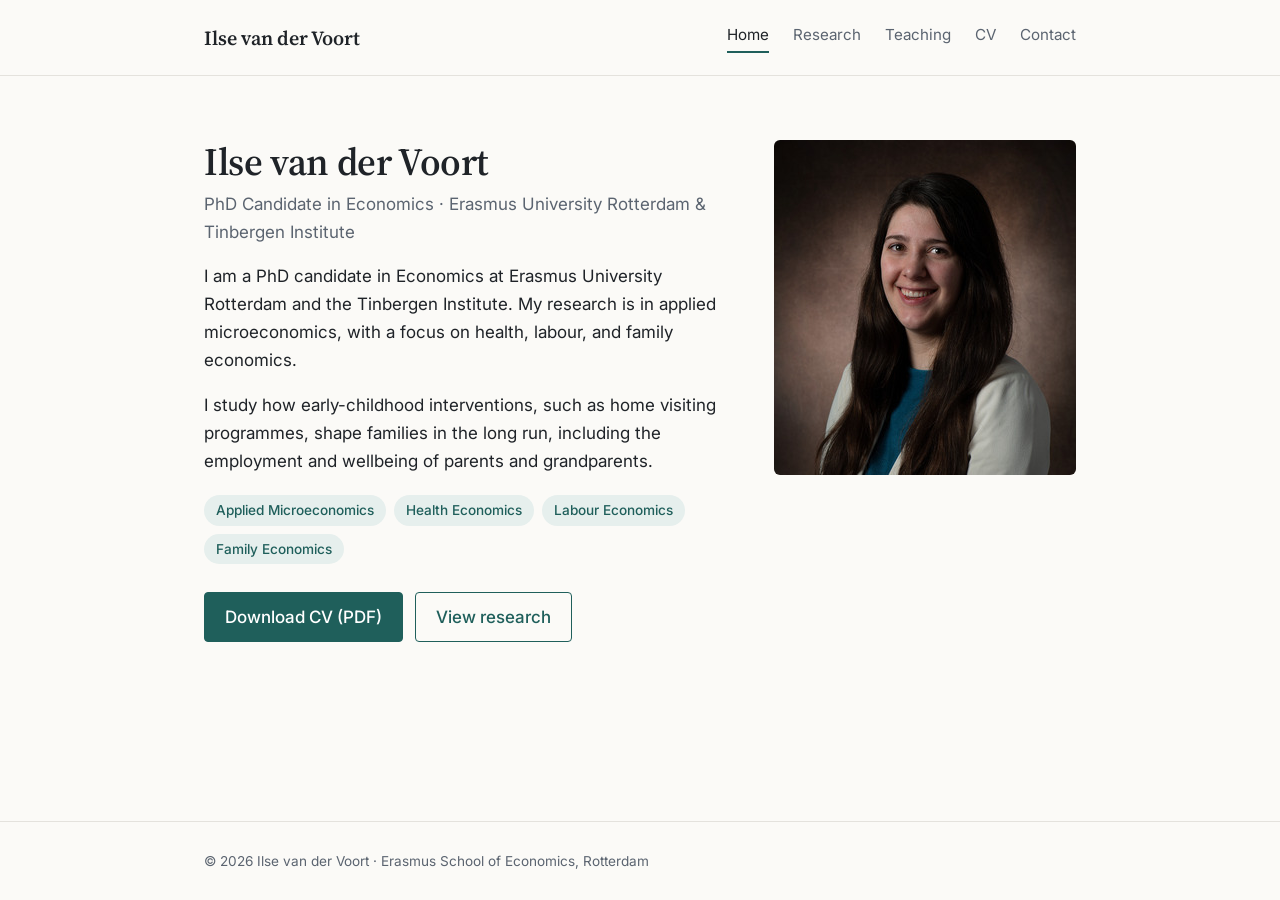
<file: index.html>
<!DOCTYPE html>
<html lang="en">
<head>
  <meta charset="utf-8">
  <meta name="viewport" content="width=device-width, initial-scale=1">
  <title>Ilse van der Voort · Economics PhD Candidate</title>
  <meta name="description" content="Ilse van der Voort, PhD candidate in Economics at Erasmus University Rotterdam and the Tinbergen Institute. Applied microeconomics: health, labour and family economics.">
  <link rel="icon" href="images/favicon.jpg">
  <link rel="preconnect" href="https://fonts.googleapis.com">
  <link rel="preconnect" href="https://fonts.gstatic.com" crossorigin>
  <link href="https://fonts.googleapis.com/css2?family=Source+Serif+4:opsz,wght@8..60,400;8..60,600&family=Inter:wght@400;500;600&display=swap" rel="stylesheet">
  <link rel="stylesheet" href="css/style.css">
</head>
<body>
  <header>
    <div class="wrap">
      <a class="name" href="index.html">Ilse van der Voort</a>
      <nav>
        <a href="index.html" aria-current="page">Home</a>
        <a href="research.html">Research</a>
        <a href="teaching.html">Teaching</a>
        <a href="cv.html">CV</a>
        <a href="contact.html">Contact</a>
      </nav>
    </div>
  </header>

  <main class="wrap">
    <section class="hero">
      <!-- Photo copies are made at exactly the size shown on screen (1x, 2x, 3x for
           sharper screens), so the browser never has to resize them. If you change
           the photo's size in css/style.css, these files must be re-made to match. -->
      <picture class="portrait">
        <source media="(max-width: 680px)"
                srcset="images/portrait-phone-1x.jpg 1x, images/portrait-phone-2x.jpg 2x, images/portrait-phone-3x.jpg 3x">
        <img src="images/portrait-desk-1x.jpg"
             srcset="images/portrait-desk-1x.jpg 1x, images/portrait-desk-2x.jpg 2x, images/portrait-desk-3x.jpg 3x"
             alt="Portrait of Ilse van der Voort" width="302" height="335">
      </picture>
      <div class="intro">
        <h1>Ilse van der Voort</h1>
        <p class="role">PhD Candidate in Economics · Erasmus University Rotterdam &amp; Tinbergen Institute</p>
        <p>I am a PhD candidate in Economics at Erasmus University Rotterdam and the Tinbergen Institute. My research is in applied microeconomics, with a focus on health, labour, and family economics.</p>
        <p>I study how early-childhood interventions, such as home visiting programmes, shape families in the long run, including the employment and wellbeing of parents and grandparents.</p>
      </div>
      <div class="extra">
        <ul class="fields">
          <li>Applied Microeconomics</li>
          <li>Health Economics</li>
          <li>Labour Economics</li>
          <li>Family Economics</li>
        </ul>
        <div class="buttons">
          <a class="btn" href="documents/CV_vanderVoort.pdf">Download CV (PDF)</a>
          <a class="btn ghost" href="research.html">View research</a>
        </div>
      </div>
    </section>
  </main>

  <footer>
    <div class="wrap">© 2026 Ilse van der Voort · Erasmus School of Economics, Rotterdam</div>
  </footer>
</body>
</html>
</file>
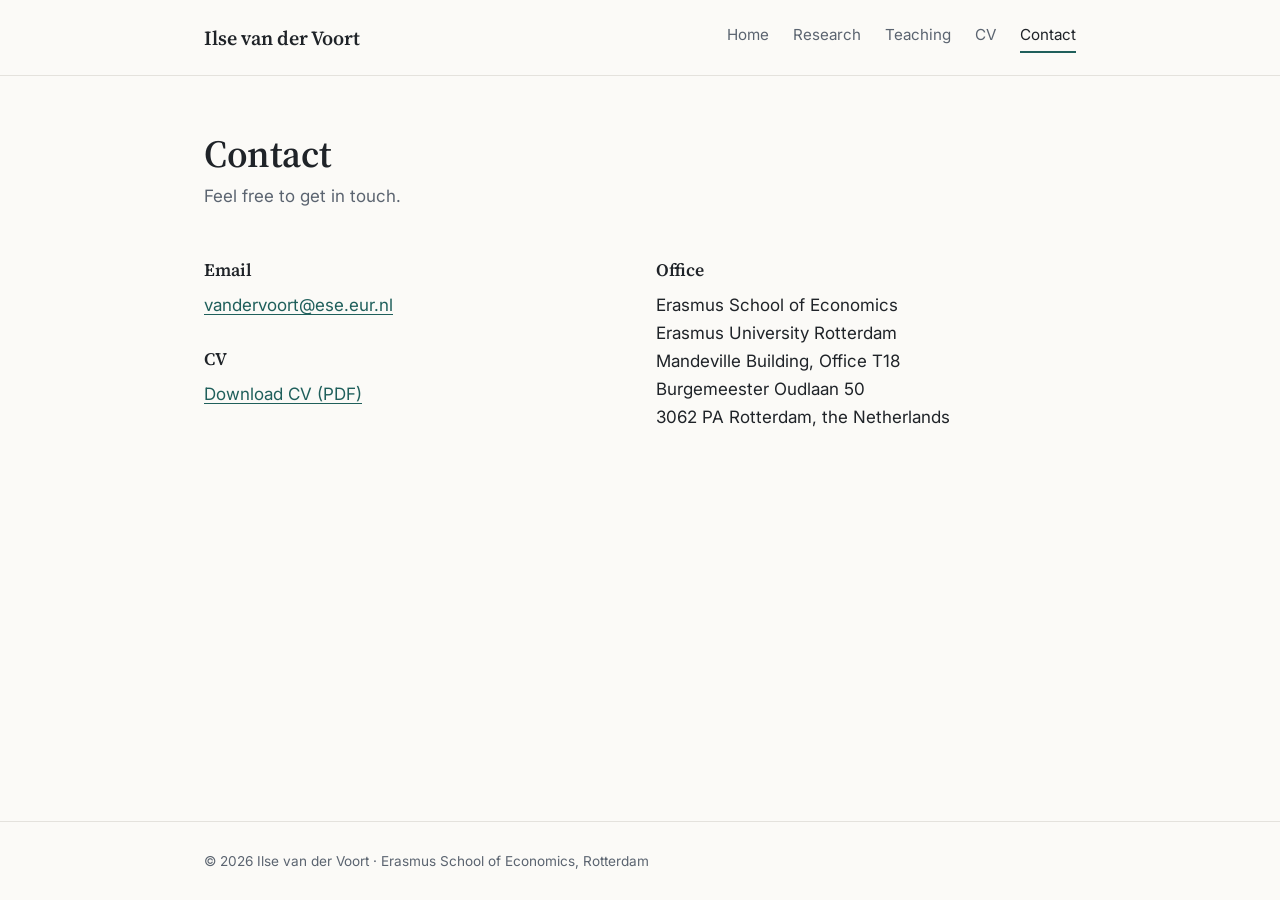
<file: contact.html>
<!DOCTYPE html>
<html lang="en">
<head>
  <meta charset="utf-8">
  <meta name="viewport" content="width=device-width, initial-scale=1">
  <title>Contact · Ilse van der Voort</title>
  <meta name="description" content="Contact details for Ilse van der Voort, Erasmus University Rotterdam.">
  <link rel="icon" href="images/favicon.jpg">
  <link rel="preconnect" href="https://fonts.googleapis.com">
  <link rel="preconnect" href="https://fonts.gstatic.com" crossorigin>
  <link href="https://fonts.googleapis.com/css2?family=Source+Serif+4:opsz,wght@8..60,400;8..60,600&family=Inter:wght@400;500;600&display=swap" rel="stylesheet">
  <link rel="stylesheet" href="css/style.css">
</head>
<body>
  <header>
    <div class="wrap">
      <a class="name" href="index.html">Ilse van der Voort</a>
      <nav>
        <a href="index.html">Home</a>
        <a href="research.html">Research</a>
        <a href="teaching.html">Teaching</a>
        <a href="cv.html">CV</a>
        <a href="contact.html" aria-current="page">Contact</a>
      </nav>
    </div>
  </header>

  <main class="wrap">
    <div class="page-title">
      <h1>Contact</h1>
      <p>Feel free to get in touch.</p>
    </div>

    <section>
      <div class="contact-grid">
        <div>
          <h3>Email</h3>
          <p><a href="mailto:vandervoort@ese.eur.nl">vandervoort@ese.eur.nl</a></p>

          <h3 class="stacked">CV</h3>
          <p><a href="documents/CV_vanderVoort.pdf">Download CV (PDF)</a></p>
          <!-- Add profile links here, e.g.
          <p><a href="https://scholar.google.com/...">Google Scholar</a></p>
          <p><a href="https://www.linkedin.com/in/...">LinkedIn</a></p> -->
        </div>
        <div>
          <h3>Office</h3>
          <address>
            Erasmus School of Economics<br>
            Erasmus University Rotterdam<br>
            Mandeville Building, Office T18<br>
            Burgemeester Oudlaan 50<br>
            3062 PA Rotterdam, the Netherlands
          </address>
        </div>
      </div>
    </section>
  </main>

  <footer>
    <div class="wrap">© 2026 Ilse van der Voort · Erasmus School of Economics, Rotterdam</div>
  </footer>
</body>
</html>
</file>
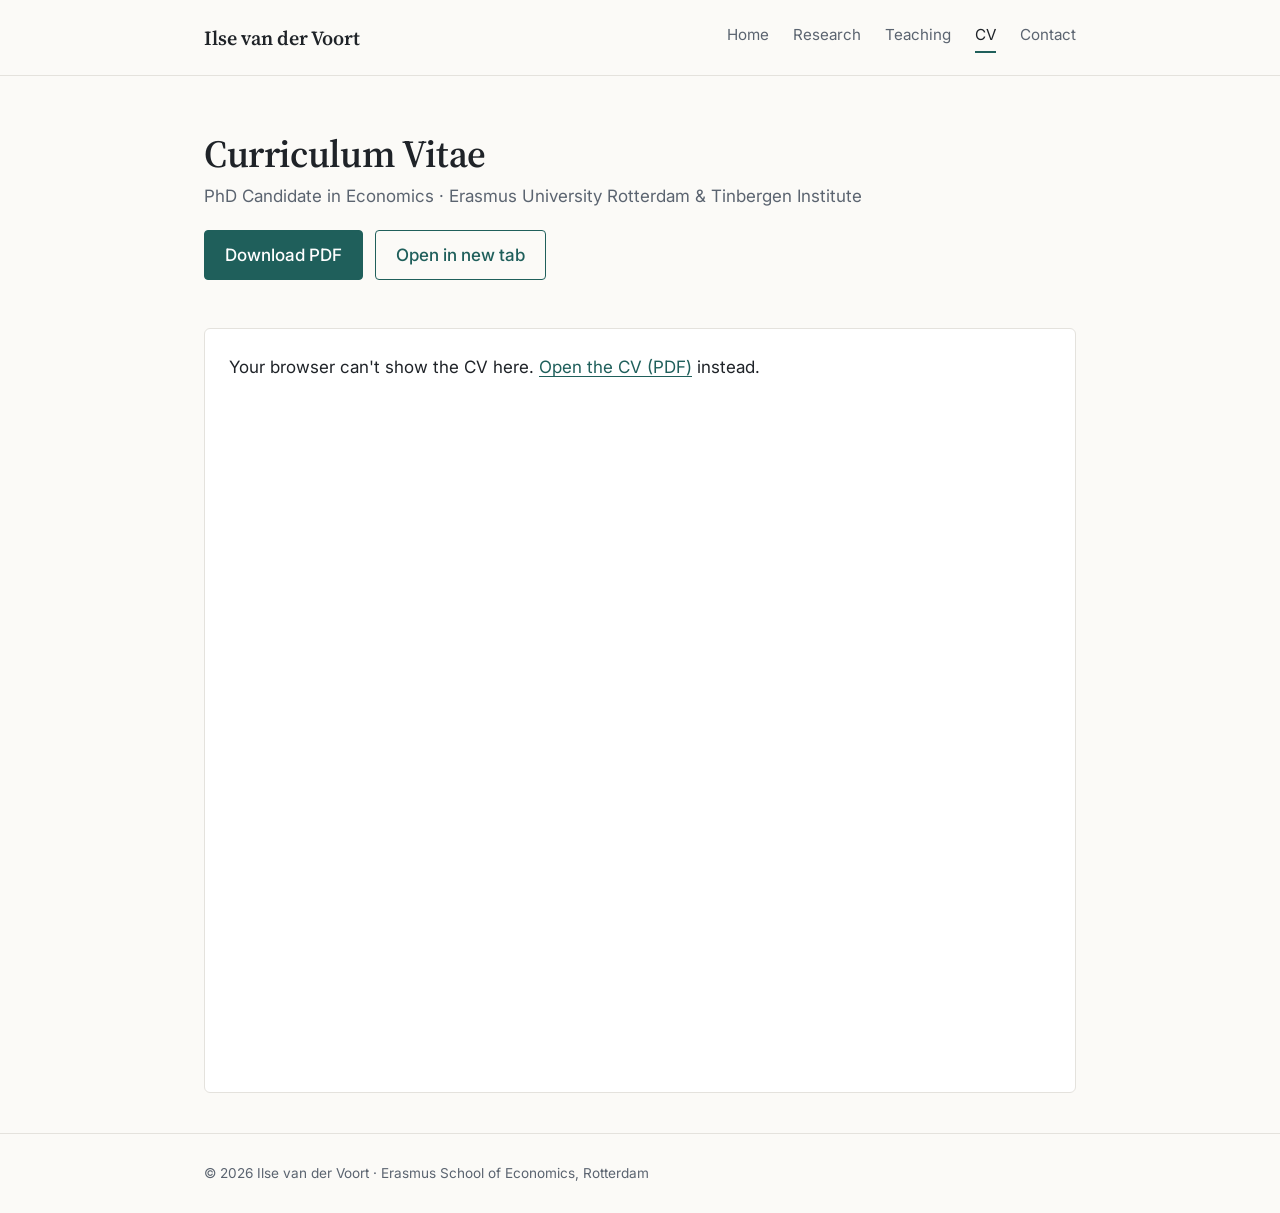
<file: cv.html>
<!DOCTYPE html>
<html lang="en">
<head>
  <meta charset="utf-8">
  <meta name="viewport" content="width=device-width, initial-scale=1">
  <title>CV · Ilse van der Voort</title>
  <meta name="description" content="Curriculum vitae of Ilse van der Voort, PhD candidate in Economics at Erasmus University Rotterdam and the Tinbergen Institute.">
  <link rel="icon" href="images/favicon.jpg">
  <link rel="preconnect" href="https://fonts.googleapis.com">
  <link rel="preconnect" href="https://fonts.gstatic.com" crossorigin>
  <link href="https://fonts.googleapis.com/css2?family=Source+Serif+4:opsz,wght@8..60,400;8..60,600&family=Inter:wght@400;500;600&display=swap" rel="stylesheet">
  <link rel="stylesheet" href="css/style.css">
</head>
<body>
  <header>
    <div class="wrap">
      <a class="name" href="index.html">Ilse van der Voort</a>
      <nav>
        <a href="index.html">Home</a>
        <a href="research.html">Research</a>
        <a href="teaching.html">Teaching</a>
        <a href="cv.html" aria-current="page">CV</a>
        <a href="contact.html">Contact</a>
      </nav>
    </div>
  </header>

  <main class="wrap">
    <div class="page-title cv-title">
      <div>
        <h1>Curriculum Vitae</h1>
        <p>PhD Candidate in Economics · Erasmus University Rotterdam &amp; Tinbergen Institute</p>
      </div>
      <div class="buttons">
        <a class="btn" href="documents/CV_vanderVoort.pdf" download>Download PDF</a>
        <a class="btn ghost" href="documents/CV_vanderVoort.pdf" target="_blank" rel="noopener">Open in new tab</a>
      </div>
    </div>

    <!-- To update the CV: replace documents/CV_vanderVoort.pdf with a new file of the same name. -->
    <section>
      <object class="cv-viewer" data="documents/CV_vanderVoort.pdf#view=FitH" type="application/pdf">
        <p>Your browser can't show the CV here.
          <a href="documents/CV_vanderVoort.pdf">Open the CV (PDF)</a> instead.</p>
      </object>
    </section>
  </main>

  <footer>
    <div class="wrap">© 2026 Ilse van der Voort · Erasmus School of Economics, Rotterdam</div>
  </footer>
</body>
</html>
</file>
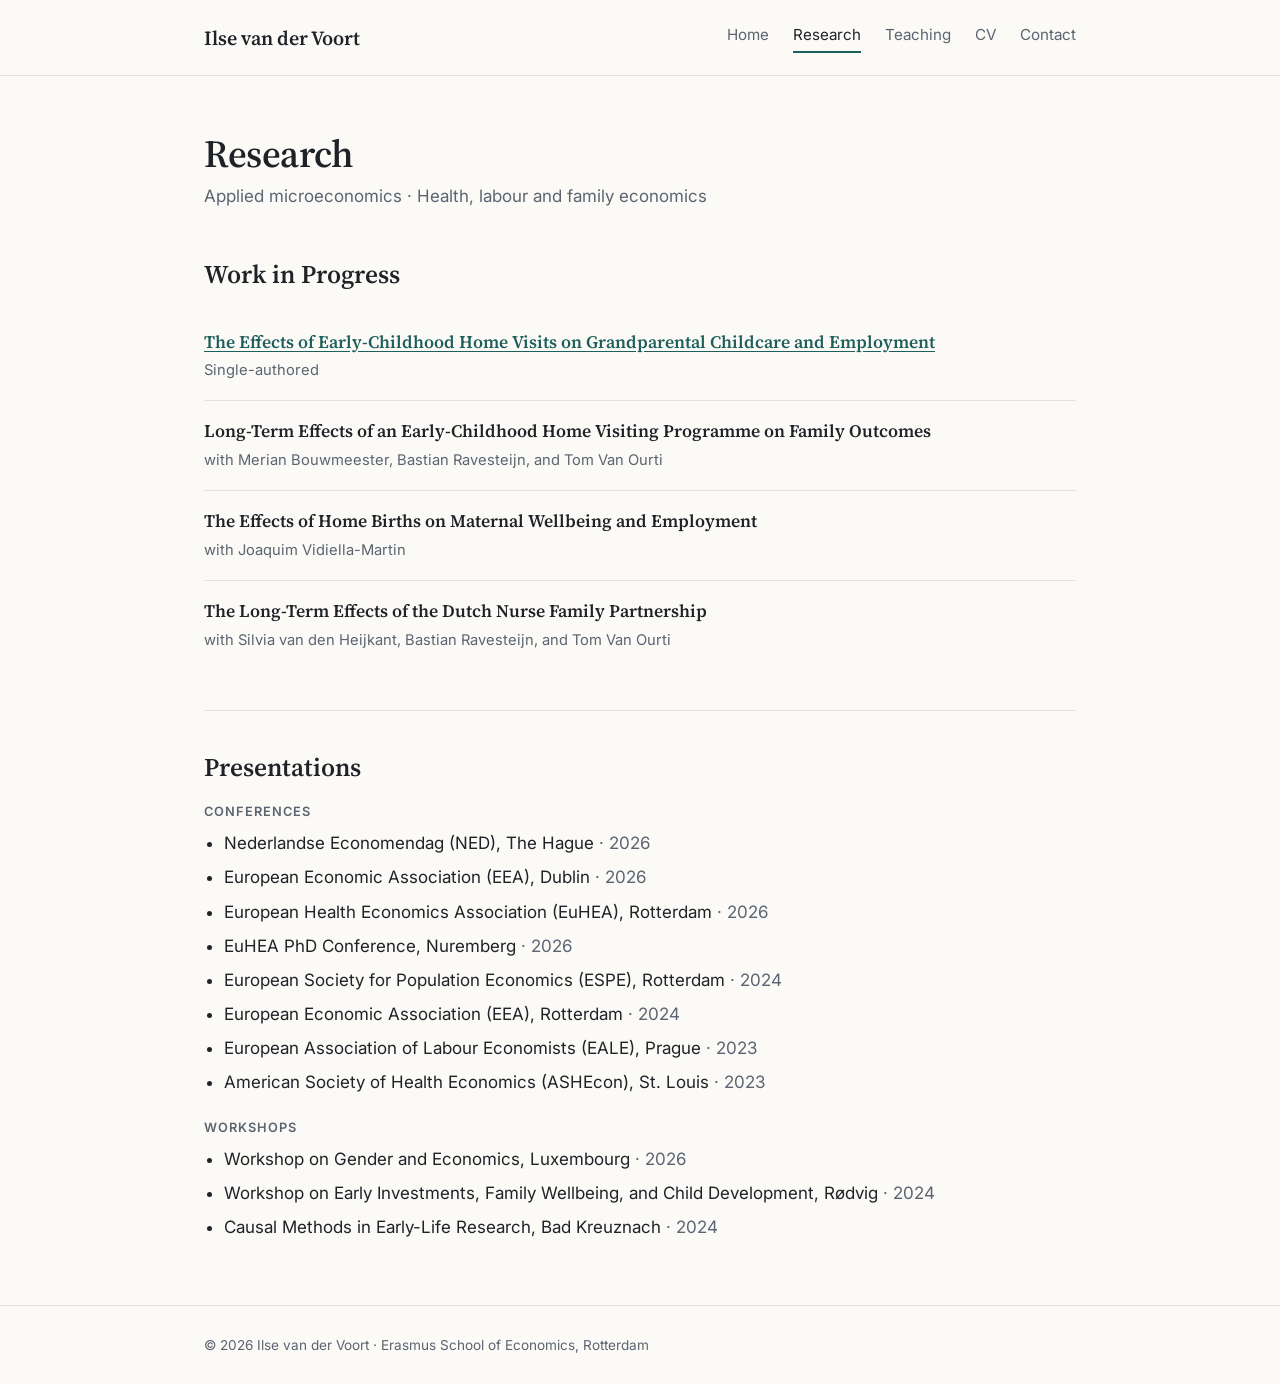
<file: research.html>
<!DOCTYPE html>
<html lang="en">
<head>
  <meta charset="utf-8">
  <meta name="viewport" content="width=device-width, initial-scale=1">
  <title>Research · Ilse van der Voort</title>
  <meta name="description" content="Research by Ilse van der Voort on early-childhood interventions, health, labour and family economics.">
  <link rel="icon" href="images/favicon.jpg">
  <link rel="preconnect" href="https://fonts.googleapis.com">
  <link rel="preconnect" href="https://fonts.gstatic.com" crossorigin>
  <link href="https://fonts.googleapis.com/css2?family=Source+Serif+4:opsz,wght@8..60,400;8..60,600&family=Inter:wght@400;500;600&display=swap" rel="stylesheet">
  <link rel="stylesheet" href="css/style.css">
</head>
<body>
  <header>
    <div class="wrap">
      <a class="name" href="index.html">Ilse van der Voort</a>
      <nav>
        <a href="index.html">Home</a>
        <a href="research.html" aria-current="page">Research</a>
        <a href="teaching.html">Teaching</a>
        <a href="cv.html">CV</a>
        <a href="contact.html">Contact</a>
      </nav>
    </div>
  </header>

  <main class="wrap">
    <div class="page-title">
      <h1>Research</h1>
      <p>Applied microeconomics · Health, labour and family economics</p>
    </div>

    <section>
      <h2>Work in Progress</h2>

      <!-- To add a paper: copy one <div class="paper"> block.
           To link a PDF: put it in documents/ and wrap the title in
           <a href="documents/your-paper.pdf">...</a> -->

      <div class="paper">
        <h3><a href="documents/vanderVoort_Grandparental_Childcare.pdf" target="_blank" rel="noopener">The Effects of Early-Childhood Home Visits on Grandparental Childcare and Employment</a></h3>
        <p class="meta">Single-authored</p>
      </div>
      <div class="paper">
        <h3>Long-Term Effects of an Early-Childhood Home Visiting Programme on Family Outcomes</h3>
        <p class="meta">with Merian Bouwmeester, Bastian Ravesteijn, and Tom Van Ourti</p>
      </div>
      <div class="paper">
        <h3>The Effects of Home Births on Maternal Wellbeing and Employment</h3>
        <p class="meta">with Joaquim Vidiella-Martin</p>
      </div>
      <div class="paper">
        <h3>The Long-Term Effects of the Dutch Nurse Family Partnership</h3>
        <p class="meta">with Silvia van den Heijkant, Bastian Ravesteijn, and Tom Van Ourti</p>
      </div>
    </section>

    <section>
      <h2>Presentations</h2>

      <h3 class="sub">Conferences</h3>
      <ul class="list">
        <li>Nederlandse Economendag (NED), The Hague <span class="when">· 2026</span></li>
        <li>European Economic Association (EEA), Dublin <span class="when">· 2026</span></li>
        <li>European Health Economics Association (EuHEA), Rotterdam <span class="when">· 2026</span></li>
        <li>EuHEA PhD Conference, Nuremberg <span class="when">· 2026</span></li>
        <li>European Society for Population Economics (ESPE), Rotterdam <span class="when">· 2024</span></li>
        <li>European Economic Association (EEA), Rotterdam <span class="when">· 2024</span></li>
        <li>European Association of Labour Economists (EALE), Prague <span class="when">· 2023</span></li>
        <li>American Society of Health Economics (ASHEcon), St. Louis <span class="when">· 2023</span></li>
      </ul>

      <h3 class="sub">Workshops</h3>
      <ul class="list">
        <li>Workshop on Gender and Economics, Luxembourg <span class="when">· 2026</span></li>
        <li>Workshop on Early Investments, Family Wellbeing, and Child Development, Rødvig <span class="when">· 2024</span></li>
        <li>Causal Methods in Early-Life Research, Bad Kreuznach <span class="when">· 2024</span></li>
      </ul>
    </section>
  </main>

  <footer>
    <div class="wrap">© 2026 Ilse van der Voort · Erasmus School of Economics, Rotterdam</div>
  </footer>
</body>
</html>
</file>
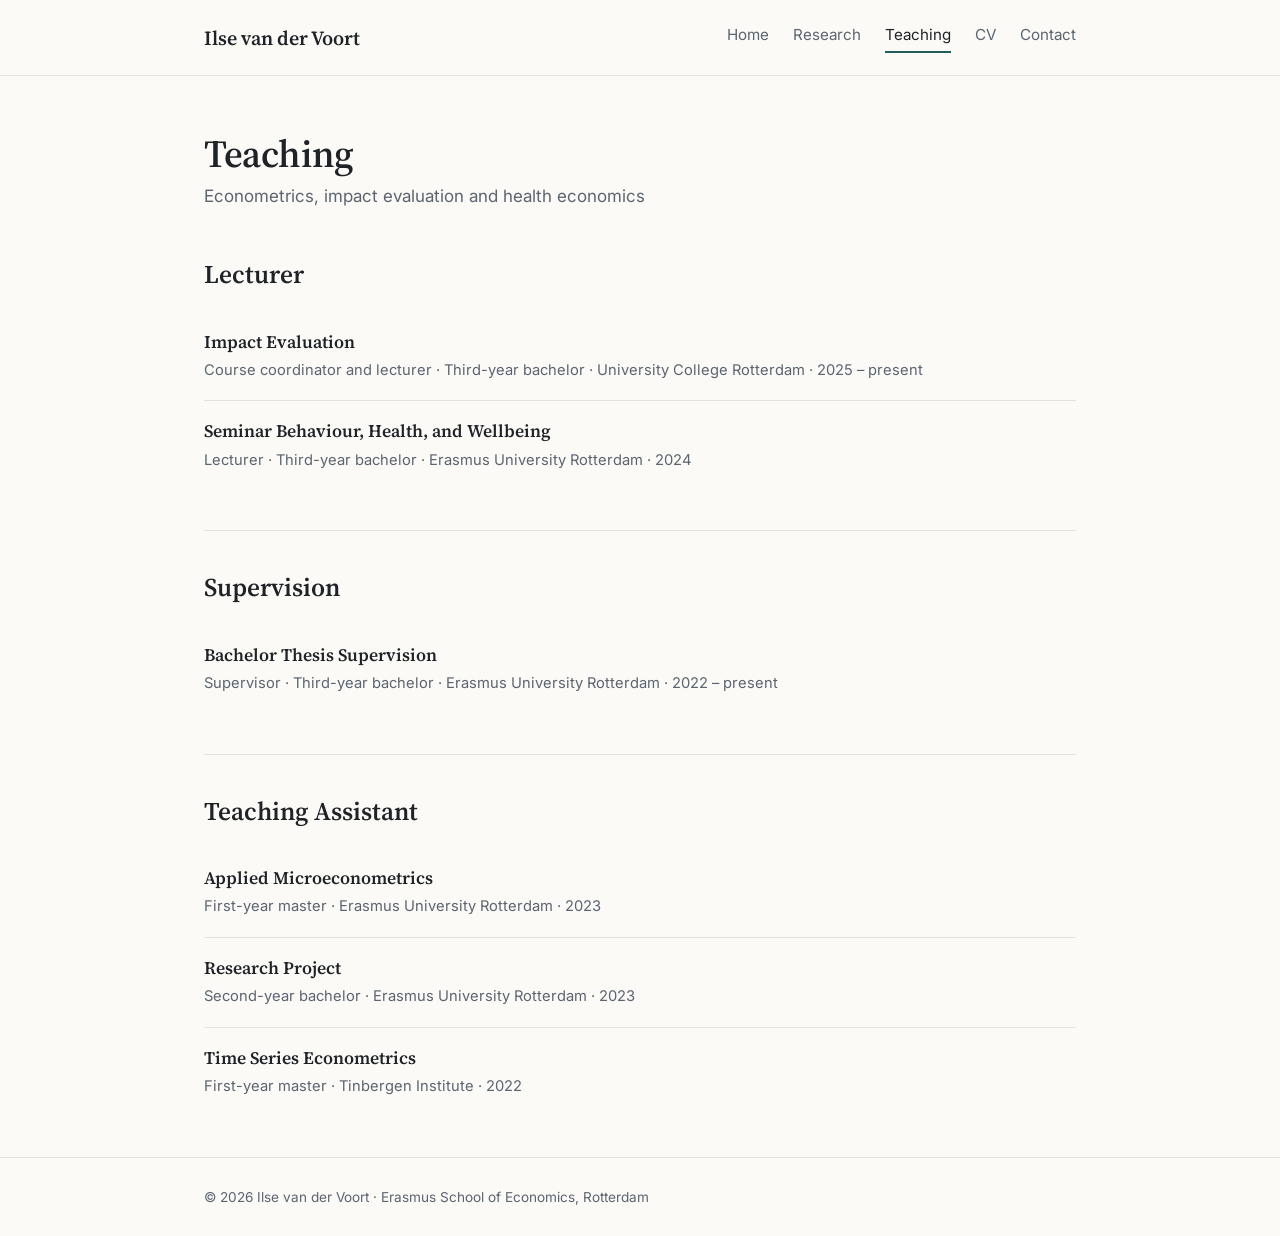
<file: teaching.html>
<!DOCTYPE html>
<html lang="en">
<head>
  <meta charset="utf-8">
  <meta name="viewport" content="width=device-width, initial-scale=1">
  <title>Teaching · Ilse van der Voort</title>
  <meta name="description" content="Teaching experience of Ilse van der Voort at Erasmus University Rotterdam, University College Rotterdam and the Tinbergen Institute.">
  <link rel="icon" href="images/favicon.jpg">
  <link rel="preconnect" href="https://fonts.googleapis.com">
  <link rel="preconnect" href="https://fonts.gstatic.com" crossorigin>
  <link href="https://fonts.googleapis.com/css2?family=Source+Serif+4:opsz,wght@8..60,400;8..60,600&family=Inter:wght@400;500;600&display=swap" rel="stylesheet">
  <link rel="stylesheet" href="css/style.css">
</head>
<body>
  <header>
    <div class="wrap">
      <a class="name" href="index.html">Ilse van der Voort</a>
      <nav>
        <a href="index.html">Home</a>
        <a href="research.html">Research</a>
        <a href="teaching.html" aria-current="page">Teaching</a>
        <a href="cv.html">CV</a>
        <a href="contact.html">Contact</a>
      </nav>
    </div>
  </header>

  <main class="wrap">
    <div class="page-title">
      <h1>Teaching</h1>
      <p>Econometrics, impact evaluation and health economics</p>
    </div>

    <!-- To add a course: copy one <div class="paper"> block. -->

    <section>
      <h2>Lecturer</h2>
      <div class="paper">
        <h3>Impact Evaluation</h3>
        <p class="meta">Course coordinator and lecturer · Third-year bachelor · University College Rotterdam · 2025 – present</p>
      </div>
      <div class="paper">
        <h3>Seminar Behaviour, Health, and Wellbeing</h3>
        <p class="meta">Lecturer · Third-year bachelor · Erasmus University Rotterdam · 2024</p>
      </div>
    </section>

    <section>
      <h2>Supervision</h2>
      <div class="paper">
        <h3>Bachelor Thesis Supervision</h3>
        <p class="meta">Supervisor · Third-year bachelor · Erasmus University Rotterdam · 2022 – present</p>
      </div>
    </section>

    <section>
      <h2>Teaching Assistant</h2>
      <div class="paper">
        <h3>Applied Microeconometrics</h3>
        <p class="meta">First-year master · Erasmus University Rotterdam · 2023</p>
      </div>
      <div class="paper">
        <h3>Research Project</h3>
        <p class="meta">Second-year bachelor · Erasmus University Rotterdam · 2023</p>
      </div>
      <div class="paper">
        <h3>Time Series Econometrics</h3>
        <p class="meta">First-year master · Tinbergen Institute · 2022</p>
      </div>
    </section>
  </main>

  <footer>
    <div class="wrap">© 2026 Ilse van der Voort · Erasmus School of Economics, Rotterdam</div>
  </footer>
</body>
</html>
</file>
<file: css/style.css>
/* ==========================================================================
   Ilse van der Voort — academic website
   Edit the colours below to change the look of the whole site.
   ========================================================================== */

:root {
  --ink: #1f2328;
  --muted: #5b6470;
  --line: #e4e2dd;
  --bg: #fbfaf7;
  --accent: #1f5f5b;
  --accent-soft: #e6efed;
  --serif: "Source Serif 4", Georgia, "Times New Roman", serif;
  --sans: "Inter", system-ui, -apple-system, "Segoe UI", sans-serif;
}

* { box-sizing: border-box; }

body {
  margin: 0;
  background: var(--bg);
  color: var(--ink);
  font: 17px/1.65 var(--sans);
  display: flex;
  flex-direction: column;
  min-height: 100vh;
}

main { flex: 1; width: 100%; }

a { color: var(--accent); text-underline-offset: 3px; }
a:hover { text-decoration-thickness: 2px; }

img { max-width: 100%; }

.wrap { max-width: 920px; margin: 0 auto; padding: 0 24px; }

/* ---------- Header & navigation ---------- */

header { border-bottom: 1px solid var(--line); }

header .wrap {
  display: flex;
  flex-wrap: wrap;
  gap: 12px 24px;
  align-items: center;
  justify-content: space-between;
  padding-block: 22px;
}

.name {
  font: 600 1.25rem var(--serif);
  color: var(--ink);
  text-decoration: none;
}

nav { display: flex; flex-wrap: wrap; gap: 6px 24px; font-size: .95rem; }

nav a {
  color: var(--muted);
  text-decoration: none;
  padding-bottom: 4px;
  border-bottom: 2px solid transparent;
}

nav a:hover,
nav a[aria-current="page"] { color: var(--ink); border-color: var(--accent); }

/* ---------- Headings ---------- */

h1 {
  font: 600 2.4rem/1.15 var(--serif);
  margin: 0 0 6px;
  letter-spacing: -.01em;
}

h2 { font: 600 1.6rem/1.3 var(--serif); margin: 0 0 20px; }

h3 { font: 600 1.1rem/1.4 var(--serif); margin: 0 0 4px; }

.page-title { padding-block: 56px 8px; }
.page-title p { color: var(--muted); margin: 0; }

section { padding-block: 40px; }
section + section { border-top: 1px solid var(--line); }

/* ---------- Home page ---------- */

.hero {
  display: grid;
  grid-template-columns: 1fr auto;
  column-gap: 48px;
  align-items: start;
  padding-block: 64px 48px;
}

/* Text on the left; below it the field tags and buttons. */
.hero .intro { grid-column: 1; grid-row: 1; }
.hero .intro p:last-child { margin-bottom: 0; }
.hero .extra { grid-column: 1; grid-row: 2; }

/* Photo on the right, top level with the name. Shown at a fixed size that
   matches the image files exactly (see index.html), which keeps it sharp.
   At this size its bottom lines up with the end of the second paragraph. */
.hero .portrait {
  grid-column: 2;
  grid-row: 1;
  display: block;
}

.hero .portrait img {
  display: block;
  width: 302px;
  height: 335px;
  border-radius: 6px;
}

.role { color: var(--muted); margin: 0 0 24px; }
.hero p { margin: 0 0 16px; }

.fields {
  display: flex;
  flex-wrap: wrap;
  gap: 8px;
  margin: 20px 0 28px;
  padding: 0;
  list-style: none;
}

.fields li {
  background: var(--accent-soft);
  color: var(--accent);
  font-size: .85rem;
  font-weight: 500;
  padding: 4px 12px;
  border-radius: 999px;
}

.buttons { display: flex; flex-wrap: wrap; gap: 12px; }

.btn {
  display: inline-block;
  background: var(--accent);
  color: #fff;
  text-decoration: none;
  font-weight: 500;
  padding: 10px 20px;
  border-radius: 4px;
  border: 1px solid var(--accent);
}

.btn:hover { opacity: .9; }
.btn.ghost { background: none; color: var(--accent); }

/* ---------- Research page ---------- */

.paper { padding: 18px 0; border-bottom: 1px solid var(--line); }
.paper:last-child { border-bottom: 0; }
.paper .meta { color: var(--muted); font-size: .92rem; margin: 0; }

.list { margin: 0 0 24px; padding-left: 20px; }
.list li { margin-bottom: 6px; }
.list .when { color: var(--muted); }

h3.sub {
  font: 600 .8rem var(--sans);
  text-transform: uppercase;
  letter-spacing: .08em;
  color: var(--muted);
  margin: 0 0 10px;
}

/* ---------- Contact page ---------- */

.contact-grid {
  display: grid;
  grid-template-columns: repeat(auto-fit, minmax(240px, 1fr));
  gap: 32px;
}

.contact-grid h3 { margin-bottom: 8px; }
.contact-grid p { margin: 0; }
.contact-grid h3.stacked { margin-top: 28px; }
address { font-style: normal; }

/* ---------- Footer ---------- */

footer {
  border-top: 1px solid var(--line);
  color: var(--muted);
  font-size: .85rem;
  padding-block: 28px;
}

/* ---------- Small screens ---------- */

@media (max-width: 680px) {
  /* On phones: photo above the text, then intro, then tags and buttons */
  .hero { grid-template-columns: 1fr; padding-block: 36px; }
  .hero .portrait { grid-column: 1; grid-row: 1; margin-bottom: 28px; }
  .hero .portrait img { width: 200px; height: 222px; }
  .hero .intro { grid-row: 2; }
  .hero .extra { grid-row: 3; }
  h1 { font-size: 2rem; }
  nav { gap: 6px 18px; }
  .page-title { padding-top: 36px; }
}

/* ---------- CV page ---------- */

.cv-title {
  display: flex;
  flex-wrap: wrap;
  gap: 20px 32px;
  align-items: flex-end;
  justify-content: space-between;
}

.cv-viewer {
  display: block;
  width: 100%;
  height: 85vh;
  min-height: 500px;
  border: 1px solid var(--line);
  border-radius: 6px;
  background: #fff;
}

.cv-viewer p { padding: 24px; margin: 0; }
</file>
